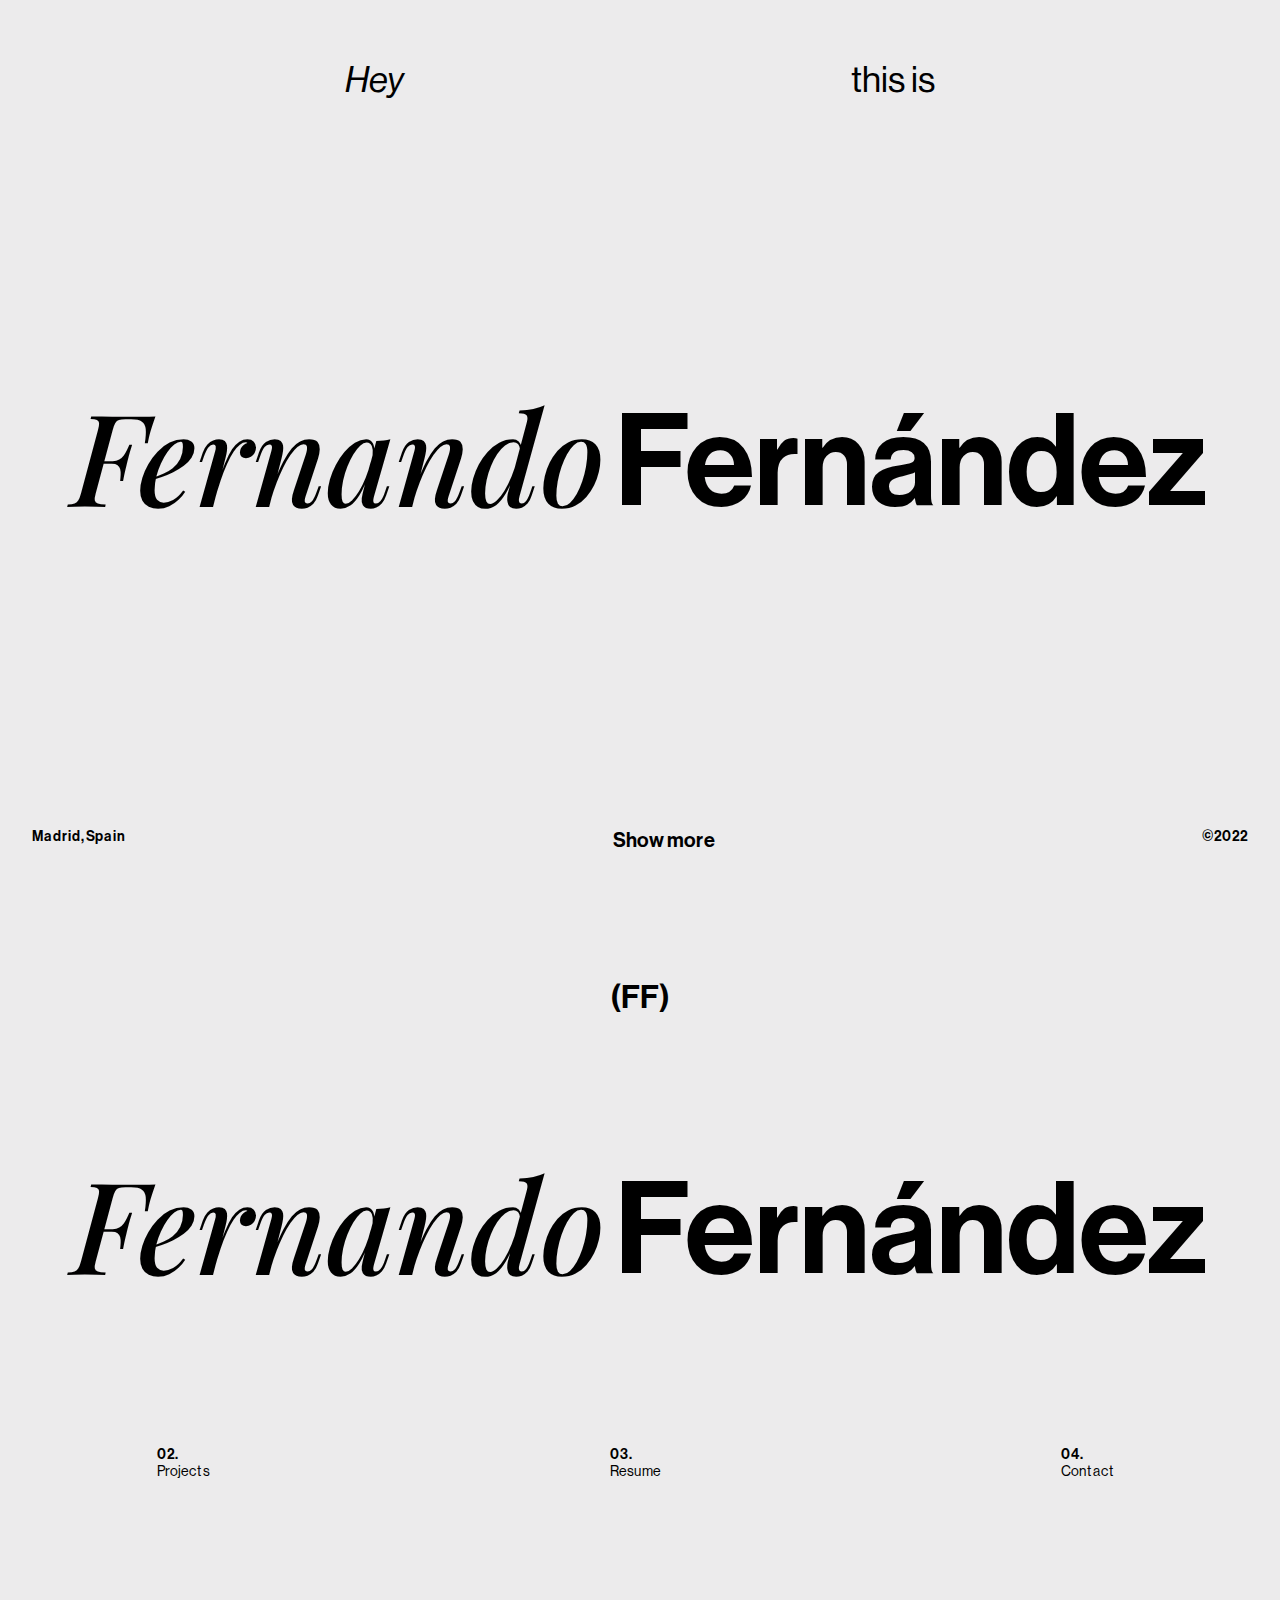
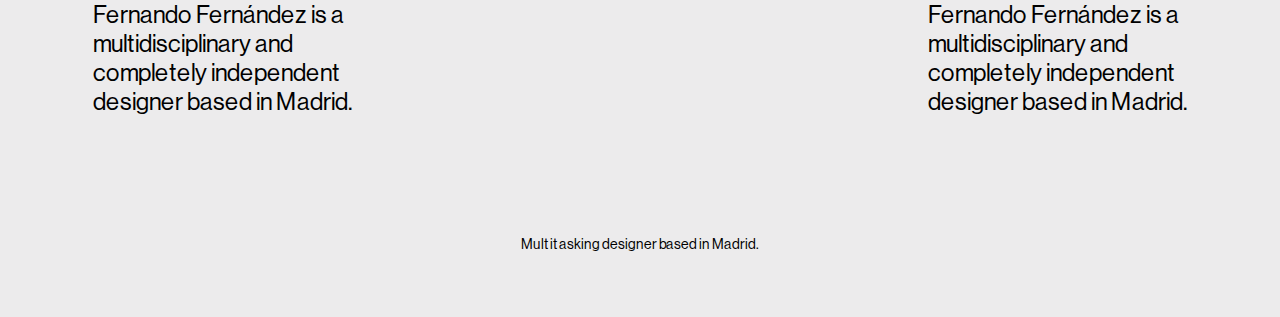
<file: index.html>
<!DOCTYPE html>
<html lang="en">

<head>
    <meta charset="UTF-8">
    <meta http-equiv="X-UA-Compatible" content="IE=edge">
    <meta name="viewport" content="width=device-width, initial-scale=1.0">
    <title>Fernando Fernández</title>
    <link rel="stylesheet" href="css/style.css">
    <link rel="stylesheet" href="css/reset.css">
</head>




<body>
    <main>
        <section id="conjuntoTextos">

            <div class="textoSuperior">
                <p class="hey">
                    Hey
                </p>

                <p>
                    this is
                </p>

            </div>


            <div class="nombreCompleto">

                <div class="nombre">
                    <p>
                        Fernando
                    </p>

                </div>

                <div class="apellido">
                    <p>
                        Fernández
                    </p>
                </div>

            </div>


            <div class="footer">
                <div class="localizacion">
                    <p>
                        Madrid, Spain
                    </p>
                </div>
                <div class="showMore">
                    <a href="#pagina1">
                        Show more
                    </a>

                </div>
                <div class="año">
                    <p>
                        ©2022
                    </p>
                </div>


            </div>


        </section>

        <section id="pagina1">
            <div class="tagPagina">
                <p>
                    (FF)
                </p>


            </div>

            <div class="nombreCompleto">

                <div class="nombre">
                    <p>
                        Fernando
                    </p>

                </div>

                <div class="apellido">
                    <p>
                        Fernández
                    </p>
                </div>

            </div>

            <div class="Menu">
                <a href="">
                    <div class="about">
                        <p class="numeroMenu">
                            01.
                        </p>

                        <p class="textoMenu">
                            About
                        </p>

                    </div>
                </a>


                <div class="projects">
                    <a href="html/projects.html">
                        <p class="numeroMenu">
                            02.
                        </p>
                        <p class="textoMenu">
                            Projects
                        </p>
                    </a>


                </div>

                <div class="resume">
                    <p class="numeroMenu">
                        03.
                    </p>
                    <p class="textoMenu">
                        Resume
                    </p>

                </div>

                <div class="contact">
                    <a href="html/contact.html">

                        <p class="numeroMenu">
                            04.
                        </p>
                        <p class="textoMenu">
                            Contact
                        </p>

                    </a>


                </div>

                <div class="año">
                    <p>
                        ©2022
                    </p>
                </div>


            </div>

            <div class="descripciones">
                <div class="textoIzq">
                    <p>
                        Fernando Fernández is a multidisciplinary and completely independent designer based in Madrid.
                    </p>
                </div>

                <div class="textoDer">
                    <p>
                        Fernando Fernández is a multidisciplinary and completely independent designer based in Madrid.
                    </p>
                </div>
            </div>

            <div class="marcaInferior">
                <p>
                    Multitasking designer based in Madrid.
                </p>

            </div>
        </section>



    </main>


</body>

</html>
</file>
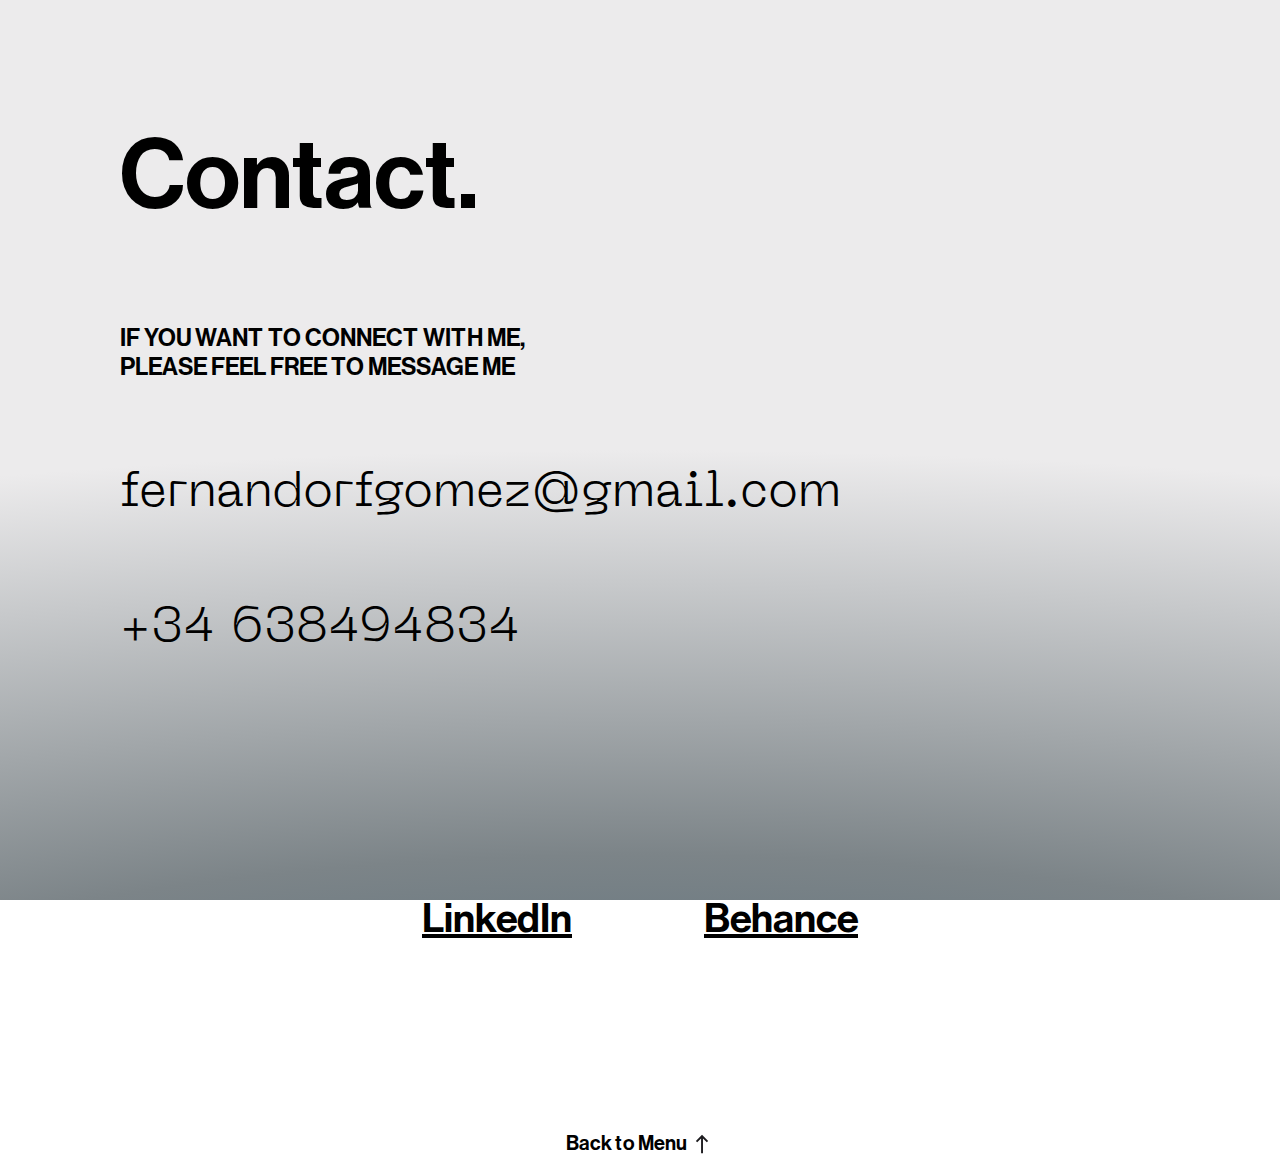
<file: html/contact.html>
<!DOCTYPE html>
<html lang="en">

<head>
    <meta charset="UTF-8">
    <meta http-equiv="X-UA-Compatible" content="IE=edge">
    <meta name="viewport" content="width=device-width, initial-scale=1.0">
    <title>Fernando Fernández</title>
    <link rel="stylesheet" href="../css/stylecontact.css">
    <link rel="stylesheet" href="../css/reset.css">
</head>

<body>
    <main>
        <section class="contacto">
            <div class="txtContacto">
                Contact.
            </div>

            <div class="txtFree">
                IF YOU WANT TO CONNECT WITH ME, 
                PLEASE FEEL FREE TO MESSAGE ME

            </div>

            <div class="txtMail">
                fernandorfgomez@gmail.com

            </div>

            <div class="txtPhone">
                +34 638494834

            </div>
        </section>

        <section class="linkBack">
            <div class="enlaces">
                <p>
                    LinkedIn
                </p>

                <p>
                    Behance
                </p>

            </div>

            <div class="backTop">
                <a href="../index.html">
                    Back to Menu
                </a>

                <img id="backTopsvg" src="../image/backto.svg">



            </div>






        </section>
    </main>
</body>
</file>
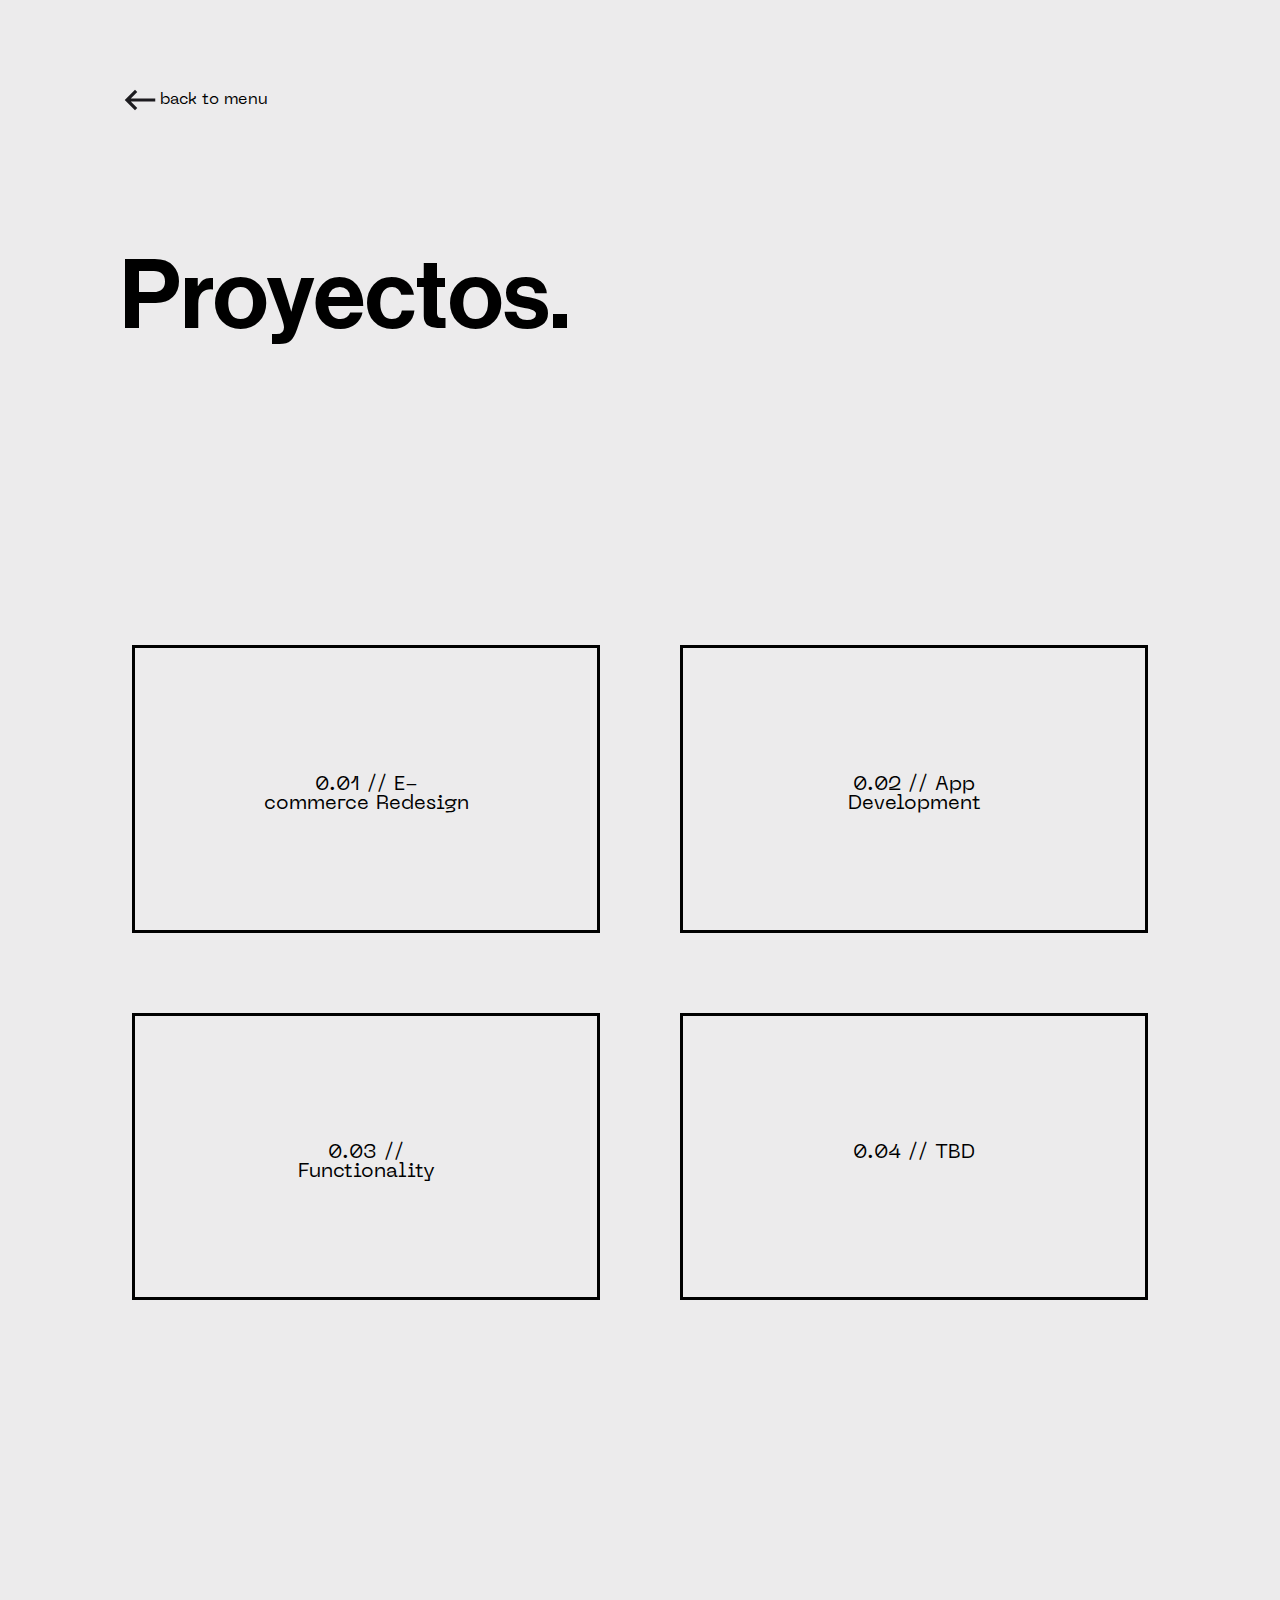
<file: html/projects.html>
<!DOCTYPE html>
<html lang="en">

<head>
    <meta charset="UTF-8">
    <meta http-equiv="X-UA-Compatible" content="IE=edge">
    <meta name="viewport" content="width=device-width, initial-scale=1.0">
    <title>Fernando Fernández</title>
    <link rel="stylesheet" href="../css/style.css">
    <link rel="stylesheet" href="../css/reset.css">
</head>

<body>
    <main>
        <section class="backTo">
            
            <img id="backtosvg" src="../image/backto.svg">
            
            <div class="textBack">
                <a href="../index.html">
                    back to menu
                </a>
            </div>

        </section>

        <section class="textoProjects">

            <div class="textoProyecto">
                <p>
                    Proyectos.
                </p>

            </div>

        </section>

        <section class="contenedorProyectos">

            <div class="contenedorSuperior">

                <div class="proyecto1">
                    <p class="textoProyecto1">
                        0.01 // E-commerce
                        Redesign
                    </p>

                </div>

                <div class="proyecto2">
                    <p class="textoProyecto2">
                        0.02 // App Development
                    </p>

                </div>


            </div>

            <div class="contenedorInferior">

                <div class="proyecto3">
                    <p class="textoProyecto3">
                        0.03 // Functionality
                    </p>

                </div>

                <div class="proyecto4">
                    <p class="textoProyecto4">
                        0.04 // TBD
                    </p>

                </div>


            </div>




        </section>




    </main>
</body>
</file>
<file: css/style.css>
html {
    scroll-behavior: smooth;
}

@font-face {
    font-family: "NeueMachinaLi";
    src: url("../type/NeueMachina-Light.otf");
    font-weight: 300;
}

@font-face {
    font-family: "NeueMachinaReg";
    src: url("../type/NeueMachina-Regular.otf");
    font-weight: 500;
}

@font-face {
    font-family: "PlayfairDisplay";
    src: url("../type/PlayfairDisplay-MediumItalic.ttf");
    font-weight: 500;
}

@font-face {
    font-family: "NeueHaasMedium";
    src: url("../type/NeueHaasDisplayMediu.ttf");
    font-weight: 600;
}

@font-face {
    font-family: "NeueHaasRoman";
    src: url("../type/NeueHaasDisplayRoman.ttf");
    font-weight: 600;
}

@font-face {
    font-family: "NeueHaasRomanItalic";
    src: url("../type/NeueHaasDisplayRomanItalic.ttf");
    font-weight: 500;
}

body {
    background-color: #ECEBEC;
    width: 100%;
}


#conjuntoTextos {
    display: flex;
    flex-direction: column;
    align-items: center;
    gap: 30vh;
    padding: 7vh 0;

}

.hey {
    font-family: NeueHaasRomanItalic;
}

.textoSuperior {
    font-family: NeueHaasRoman;
    font-size: 36px;
    display: flex;
    flex-direction: row;
    justify-content: space-between;
    align-items: center;
    padding: 0px;
    gap: 448px;

}

.nombre {
    font-family: PlayfairDisplay;
    font-size: 128px;
    line-height: 171px;
}

.apellido {
    font-family: NeueHaasMedium;
    font-size: 128px;
    line-height: 190px;
}

.localizacion {
    font-family: NeueHaasMedium;
    font-size: 14px;
    line-height: 17px;
}

.año {
    font-family: NeueHaasMedium;
    font-size: 14px;
    line-height: 17px;
}

.nombreCompleto {
    display: flex;
    flex-direction: row;
    justify-content: space-between;
    align-items: flex-start;
    padding: 0px;
    gap: 10px;
}

.footer {
    display: flex;
    flex-direction: row;
    align-items: flex-start;
    padding: 0px;
    justify-content: space-between;
    width: 95%;
}

.showMore {
    font-family: NeueHaasMedium;
    font-size: 20px;
    line-height: 24px;
    text-align: center;
}

#pagina1 {
    display: flex;
    flex-direction: column;
    align-items: center;
    gap: 120px;
    padding: 7vh 0;

}

.tagPagina {
    font-family: NeueHaasMedium;
    font-size: 32px;
    line-height: 38px;
}

.Menu {
    display: flex;
    flex-direction: row;
    justify-content: space-between;
    align-items: center;
    padding: 0px;
    gap: 400px;
}

.numeroMenu {
    font-family: NeueHaasMedium;
    font-size: 14px;
    line-height: 17px;
}

.textoMenu {
    font-family: NeueHaasRoman;
    font-size: 14px;
    line-height: 17px;
}

.descripciones {
    display: flex;
    flex-direction: row;
    justify-content: space-between;
    align-items: center;
    padding: 0px;
    gap: 576px;
}

.textoIzq {
    font-family: "NeueHaasRoman";
    font-size: 24px;
    line-height: 29px;
    width: 259px;
}

.textoDer {
    font-family: "NeueHaasRoman";
    font-size: 24px;
    line-height: 29px;
    width: 259px;
}

.marcaInferior {
    font-family: "NeueHaasRoman";
    font-size: 14px;
    line-height: 17px;
}

a {
    color: black;
}



.backTo {
    display: flex;
    flex-direction: row;
    align-items: center;
    padding: 0px;
    margin-left: 120px;
    margin-top: 80px;
}

.textBack{
    font-family: "NeueMachinaReg";
    font-size: 16px;
    line-height: 15px;
    
}

.textoProyecto {
    font-family: "NeueHaasMedium";
    font-size: 96px;
    line-height: 115px;
    margin-top: 120px;
    margin-left: 120px;
}

.contenedorProyectos {
    display: flex;
    flex-direction: column;
    justify-content: space-between;
    align-items: center;
    padding: 0px;
    gap: 80px;
    margin-top: 290px;
    margin-bottom: 392px;
}

.contenedorSuperior {
    display: flex;
    flex-direction: row;
    justify-content: space-between;
    align-items: center;
    padding: 0px;
    gap: 80px;
}




.textoProyecto1 {
    font-family: "NeueMachinaReg";
    font-size: 20px;
    line-height: 19px;
    width: 206px;
    height: 2vw;
    text-align: center;
}

.proyecto1 {
    display: flex;
    flex-direction: column;
    justify-content: space-between;
    align-items: center;
    padding: 10vw;
    gap: 8px;
    border: 3px solid #000000;


}

.textoProyecto2 {
    font-family: "NeueMachinaReg";
    font-size: 20px;
    line-height: 19px;
    width: 206px;
    height: 2vw;
    text-align: center;
}

.proyecto2 {
    display: flex;
    flex-direction: column;
    justify-content: space-between;
    align-items: center;
    padding: 10vw;
    gap: 8px;
    border: 3px solid #000000;

}

.contenedorInferior {
    display: flex;
    flex-direction: row;
    align-items: center;
    padding: 0px;
    gap: 80px;
}

.textoProyecto3 {
    font-family: "NeueMachinaReg";
    font-size: 20px;
    line-height: 19px;
    width: 206px;
    height: 2vw;
    text-align: center;
}

.proyecto3 {
    display: flex;
    flex-direction: column;
    justify-content: space-between;
    align-items: center;
    padding: 10vw;
    gap: 8px;
    border: 3px solid #000000;

}

.textoProyecto4 {
    font-family: "NeueMachinaReg";
    font-size: 20px;
    line-height: 19px;
    width: 206px;
    height: 2vw;
    text-align: center;
}

.proyecto4 {
    display: flex;
    flex-direction: column;
    justify-content: space-between;
    align-items: center;
    padding: 10vw;
    gap: 8px;
    border: 3px solid #000000;

}
</file>
<file: css/stylecontact.css>
html {
    scroll-behavior: smooth;
}

a {
    color: black;
}

@font-face {
    font-family: "NeueMachinaLi";
    src: url("../type/NeueMachina-Light.otf");
    font-weight: 300;
}

@font-face {
    font-family: "NeueMachinaReg";
    src: url("../type/NeueMachina-Regular.otf");
    font-weight: 500;
}

@font-face {
    font-family: "PlayfairDisplay";
    src: url("../type/PlayfairDisplay-MediumItalic.ttf");
    font-weight: 500;
}

@font-face {
    font-family: "NeueHaasMedium";
    src: url("../type/NeueHaasDisplayMediu.ttf");
    font-weight: 600;
}

@font-face {
    font-family: "NeueHaasRoman";
    src: url("../type/NeueHaasDisplayRoman.ttf");
    font-weight: 500;
}

@font-face {
    font-family: "NeueHaasRomanItalic";
    src: url("../type/NeueHaasDisplayRomanItalic.ttf");
    font-weight: 500;
}

body {
    background: radial-gradient(190.83% 81.69% at 50% 131.69%, #446172 0%, #7C8488 44.9%, #ECEBEC 100%);
    background-attachment: fixed;
    width: 100%;
}


.contacto {
    margin-top: 120px;
    margin-left: 120px;
    display: flex;
    flex-direction: column;
    justify-content: space-between;
    align-items: flex-start;
    padding: 0px;
    gap: 89px;
    width: 720px;
    height: 532px;
}

.txtContacto {
    font-family: NeueHaasMedium;
    font-size: 96px;
    line-height: 115px;
}

.txtFree {
    font-family: NeueHaasMedium;
    font-size: 24px;
    line-height: 29px;
    width: 407px;
}

.txtMail {
    font-family: NeueMachinaLi;
    font-size: 48px;
    line-height: 46px;
}

.txtPhone {
    font-family: NeueMachinaLi;
    font-size: 48px;
    line-height: 46px;
}

.enlaces {
    font-family: NeueHaasMedium;
    font-size: 40px;
    line-height: 48px;
    text-decoration: underline;
    display: flex;
    flex-direction: row;
    align-items: flex-start;
    padding: 0px;
    gap: 132px;
}

.backTop {
    font-family: NeueHaasMedium;
    font-size: 20px;
    line-height: 24px;
    display: flex;
    flex-direction: row;
    align-items: flex-start;
    padding: 0px;
    gap: 3px;
}

#backTopsvg {
    transform: rotate(90deg);
    width: 24px;
    height: 24px;
}

.linkBack {
    display: flex;
    flex-direction: column;
    justify-content: space-between;
    align-items: center;
    gap: 189px;
    margin-top: 27vh;
}
</file>
